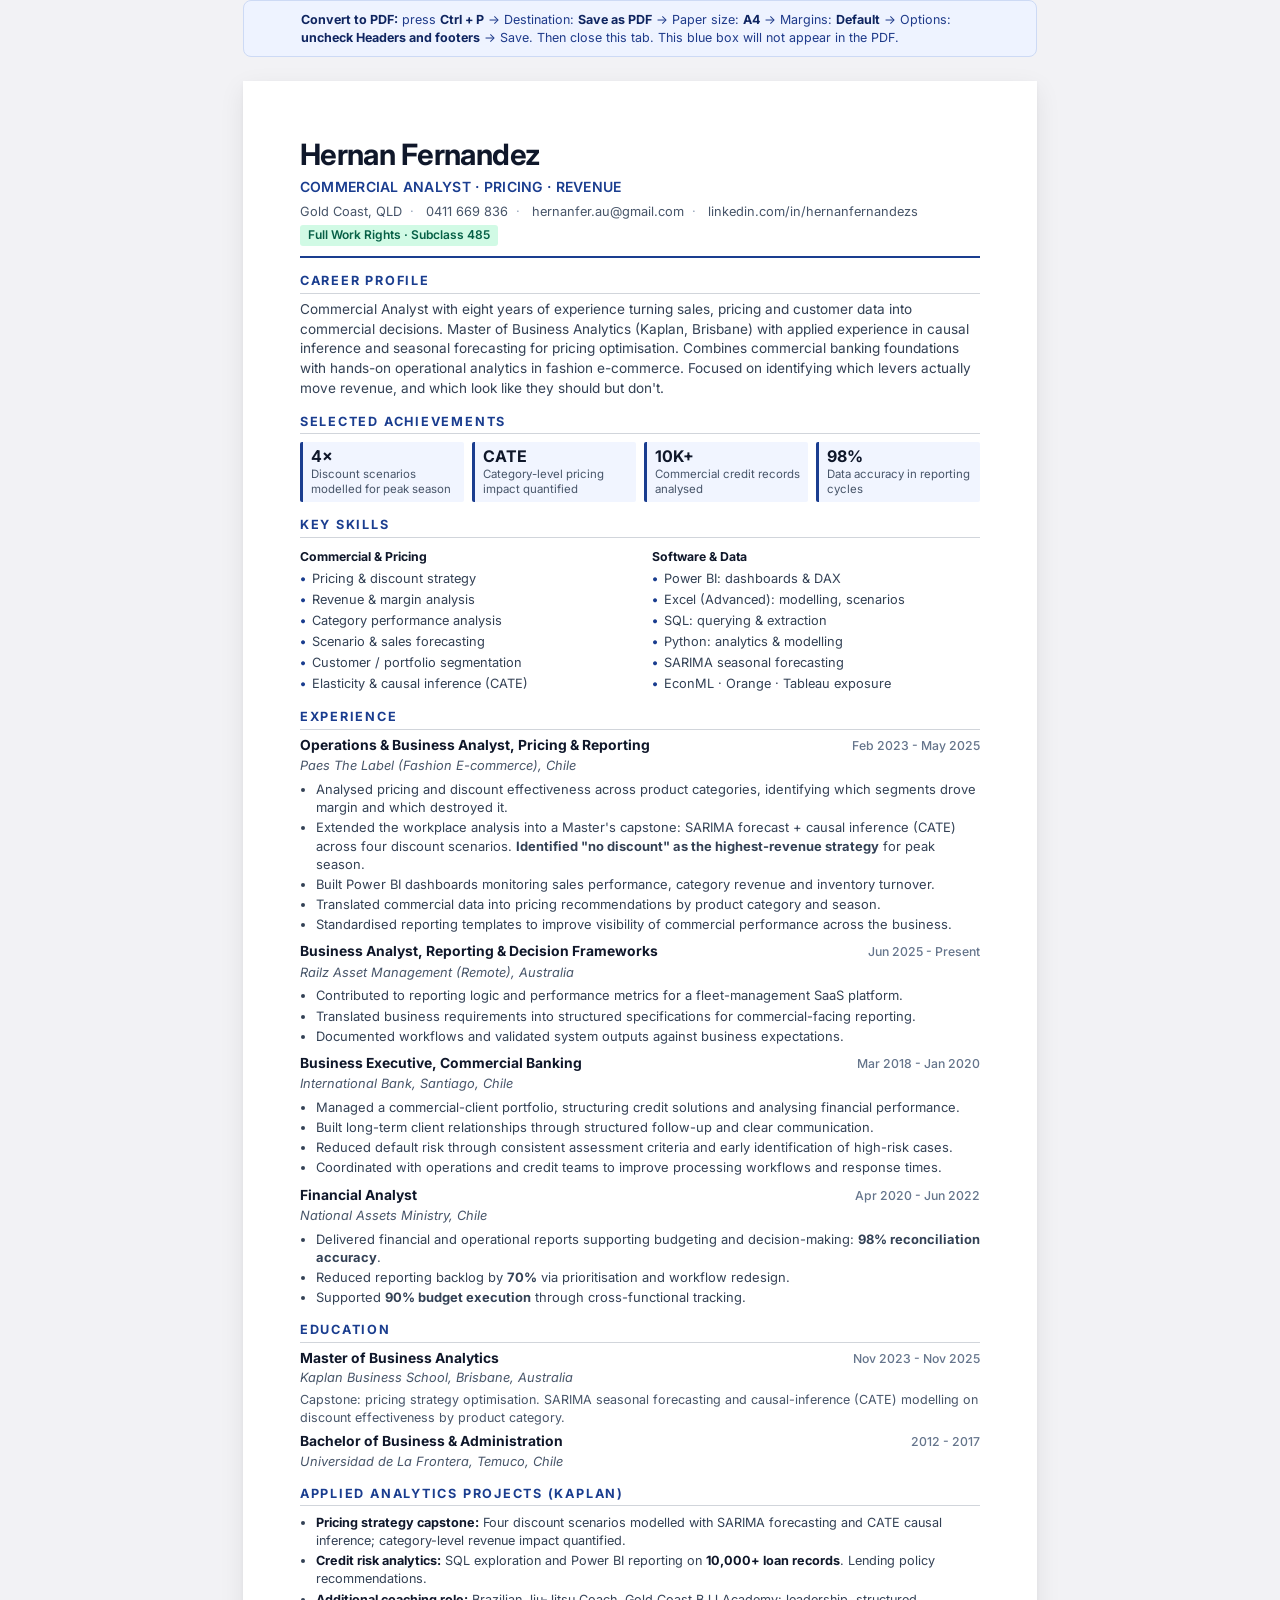
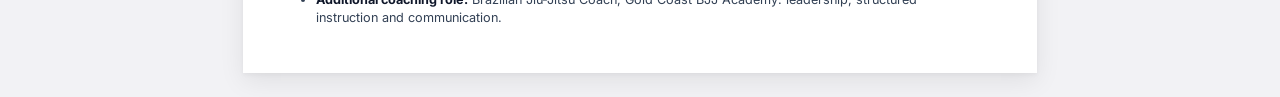
<file: cv-commercial-analyst.html>
<!DOCTYPE html>
<html lang="en">
<head>
<meta charset="UTF-8" />
<title>Hernan Fernandez, Commercial Analyst CV</title>
<link href="https://fonts.googleapis.com/css2?family=Inter:wght@400;500;600;700&display=swap" rel="stylesheet" />
<link rel="stylesheet" href="cv.css" />
</head>
<body>

<div class="no-print">
  <b>Convert to PDF:</b> press <b>Ctrl + P</b> → Destination: <b>Save as PDF</b> → Paper size: <b>A4</b> → Margins: <b>Default</b> → Options: <b>uncheck Headers and footers</b> → Save. Then close this tab. This blue box will not appear in the PDF.
</div>

<div class="page">

  <header class="cv-header">
    <h1 class="cv-name">Hernan Fernandez</h1>
    <p class="cv-role">Commercial Analyst · Pricing · Revenue</p>
    <div class="cv-contact">
      <span>Gold Coast, QLD</span>
      <span>0411 669 836</span>
      <span>hernanfer.au@gmail.com</span>
      <span>linkedin.com/in/hernanfernandezs</span>
    </div>
    <span class="cv-rights">Full Work Rights · Subclass 485</span>
  </header>

  <h2 class="cv-section">Career Profile</h2>
  <p class="cv-profile">
    Commercial Analyst with eight years of experience turning sales, pricing and customer data into
    commercial decisions. Master of Business Analytics (Kaplan, Brisbane) with applied experience in
    causal inference and seasonal forecasting for pricing optimisation. Combines commercial banking
    foundations with hands-on operational analytics in fashion e-commerce. Focused on identifying
    which levers actually move revenue, and which look like they should but don't.
  </p>

  <h2 class="cv-section">Selected Achievements</h2>
  <div class="cv-metrics">
    <div class="cv-metric">
      <div class="cv-metric-val">4×</div>
      <span class="cv-metric-lbl">Discount scenarios modelled for peak season</span>
    </div>
    <div class="cv-metric">
      <div class="cv-metric-val">CATE</div>
      <span class="cv-metric-lbl">Category-level pricing impact quantified</span>
    </div>
    <div class="cv-metric">
      <div class="cv-metric-val">10K+</div>
      <span class="cv-metric-lbl">Commercial credit records analysed</span>
    </div>
    <div class="cv-metric">
      <div class="cv-metric-val">98%</div>
      <span class="cv-metric-lbl">Data accuracy in reporting cycles</span>
    </div>
  </div>

  <h2 class="cv-section">Key Skills</h2>
  <div class="cv-skills">
    <div class="cv-skills-col">
      <h3>Commercial &amp; Pricing</h3>
      <ul>
        <li>Pricing &amp; discount strategy</li>
        <li>Revenue &amp; margin analysis</li>
        <li>Category performance analysis</li>
        <li>Scenario &amp; sales forecasting</li>
        <li>Customer / portfolio segmentation</li>
        <li>Elasticity &amp; causal inference (CATE)</li>
      </ul>
    </div>
    <div class="cv-skills-col">
      <h3>Software &amp; Data</h3>
      <ul>
        <li>Power BI: dashboards &amp; DAX</li>
        <li>Excel (Advanced): modelling, scenarios</li>
        <li>SQL: querying &amp; extraction</li>
        <li>Python: analytics &amp; modelling</li>
        <li>SARIMA seasonal forecasting</li>
        <li>EconML · Orange · Tableau exposure</li>
      </ul>
    </div>
  </div>

  <h2 class="cv-section">Experience</h2>

  <div class="cv-role-block">
    <div class="cv-role-header">
      <h3 class="cv-role-title">Operations &amp; Business Analyst, Pricing &amp; Reporting</h3>
      <span class="cv-role-dates">Feb 2023 - May 2025</span>
    </div>
    <p class="cv-role-org">Paes The Label (Fashion E-commerce), Chile</p>
    <ul>
      <li>Analysed pricing and discount effectiveness across product categories, identifying which segments drove margin and which destroyed it.</li>
      <li>Extended the workplace analysis into a Master's capstone: SARIMA forecast + causal inference (CATE) across four discount scenarios. <strong>Identified "no discount" as the highest-revenue strategy</strong> for peak season.</li>
      <li>Built Power BI dashboards monitoring sales performance, category revenue and inventory turnover.</li>
      <li>Translated commercial data into pricing recommendations by product category and season.</li>
      <li>Standardised reporting templates to improve visibility of commercial performance across the business.</li>
    </ul>
  </div>

  <div class="cv-role-block">
    <div class="cv-role-header">
      <h3 class="cv-role-title">Business Analyst, Reporting &amp; Decision Frameworks</h3>
      <span class="cv-role-dates">Jun 2025 - Present</span>
    </div>
    <p class="cv-role-org">Railz Asset Management (Remote), Australia</p>
    <ul>
      <li>Contributed to reporting logic and performance metrics for a fleet-management SaaS platform.</li>
      <li>Translated business requirements into structured specifications for commercial-facing reporting.</li>
      <li>Documented workflows and validated system outputs against business expectations.</li>
    </ul>
  </div>

  <div class="cv-role-block">
    <div class="cv-role-header">
      <h3 class="cv-role-title">Business Executive, Commercial Banking</h3>
      <span class="cv-role-dates">Mar 2018 - Jan 2020</span>
    </div>
    <p class="cv-role-org">International Bank, Santiago, Chile</p>
    <ul>
      <li>Managed a commercial-client portfolio, structuring credit solutions and analysing financial performance.</li>
      <li>Built long-term client relationships through structured follow-up and clear communication.</li>
      <li>Reduced default risk through consistent assessment criteria and early identification of high-risk cases.</li>
      <li>Coordinated with operations and credit teams to improve processing workflows and response times.</li>
    </ul>
  </div>

  <div class="cv-role-block">
    <div class="cv-role-header">
      <h3 class="cv-role-title">Financial Analyst</h3>
      <span class="cv-role-dates">Apr 2020 - Jun 2022</span>
    </div>
    <p class="cv-role-org">National Assets Ministry, Chile</p>
    <ul>
      <li>Delivered financial and operational reports supporting budgeting and decision-making: <strong>98% reconciliation accuracy</strong>.</li>
      <li>Reduced reporting backlog by <strong>70%</strong> via prioritisation and workflow redesign.</li>
      <li>Supported <strong>90% budget execution</strong> through cross-functional tracking.</li>
    </ul>
  </div>

  <h2 class="cv-section">Education</h2>
  <div class="cv-edu-block">
    <div class="cv-role-header">
      <h3 class="cv-role-title">Master of Business Analytics</h3>
      <span class="cv-role-dates">Nov 2023 - Nov 2025</span>
    </div>
    <p class="cv-role-org">Kaplan Business School, Brisbane, Australia</p>
    <p class="cv-edu-note">Capstone: pricing strategy optimisation. SARIMA seasonal forecasting and causal-inference (CATE) modelling on discount effectiveness by product category.</p>
  </div>
  <div class="cv-edu-block">
    <div class="cv-role-header">
      <h3 class="cv-role-title">Bachelor of Business &amp; Administration</h3>
      <span class="cv-role-dates">2012 - 2017</span>
    </div>
    <p class="cv-role-org">Universidad de La Frontera, Temuco, Chile</p>
  </div>

  <h2 class="cv-section">Applied Analytics Projects (Kaplan)</h2>
  <div class="cv-additional">
    <ul>
      <li><strong>Pricing strategy capstone:</strong> Four discount scenarios modelled with SARIMA forecasting and CATE causal inference; category-level revenue impact quantified.</li>
      <li><strong>Credit risk analytics:</strong> SQL exploration and Power BI reporting on <strong>10,000+ loan records</strong>. Lending policy recommendations.</li>
      <li><strong>Additional coaching role:</strong> Brazilian Jiu-Jitsu Coach, Gold Coast BJJ Academy: leadership, structured instruction and communication.</li>
    </ul>
  </div>

</div>

</body>
</html>
</file>
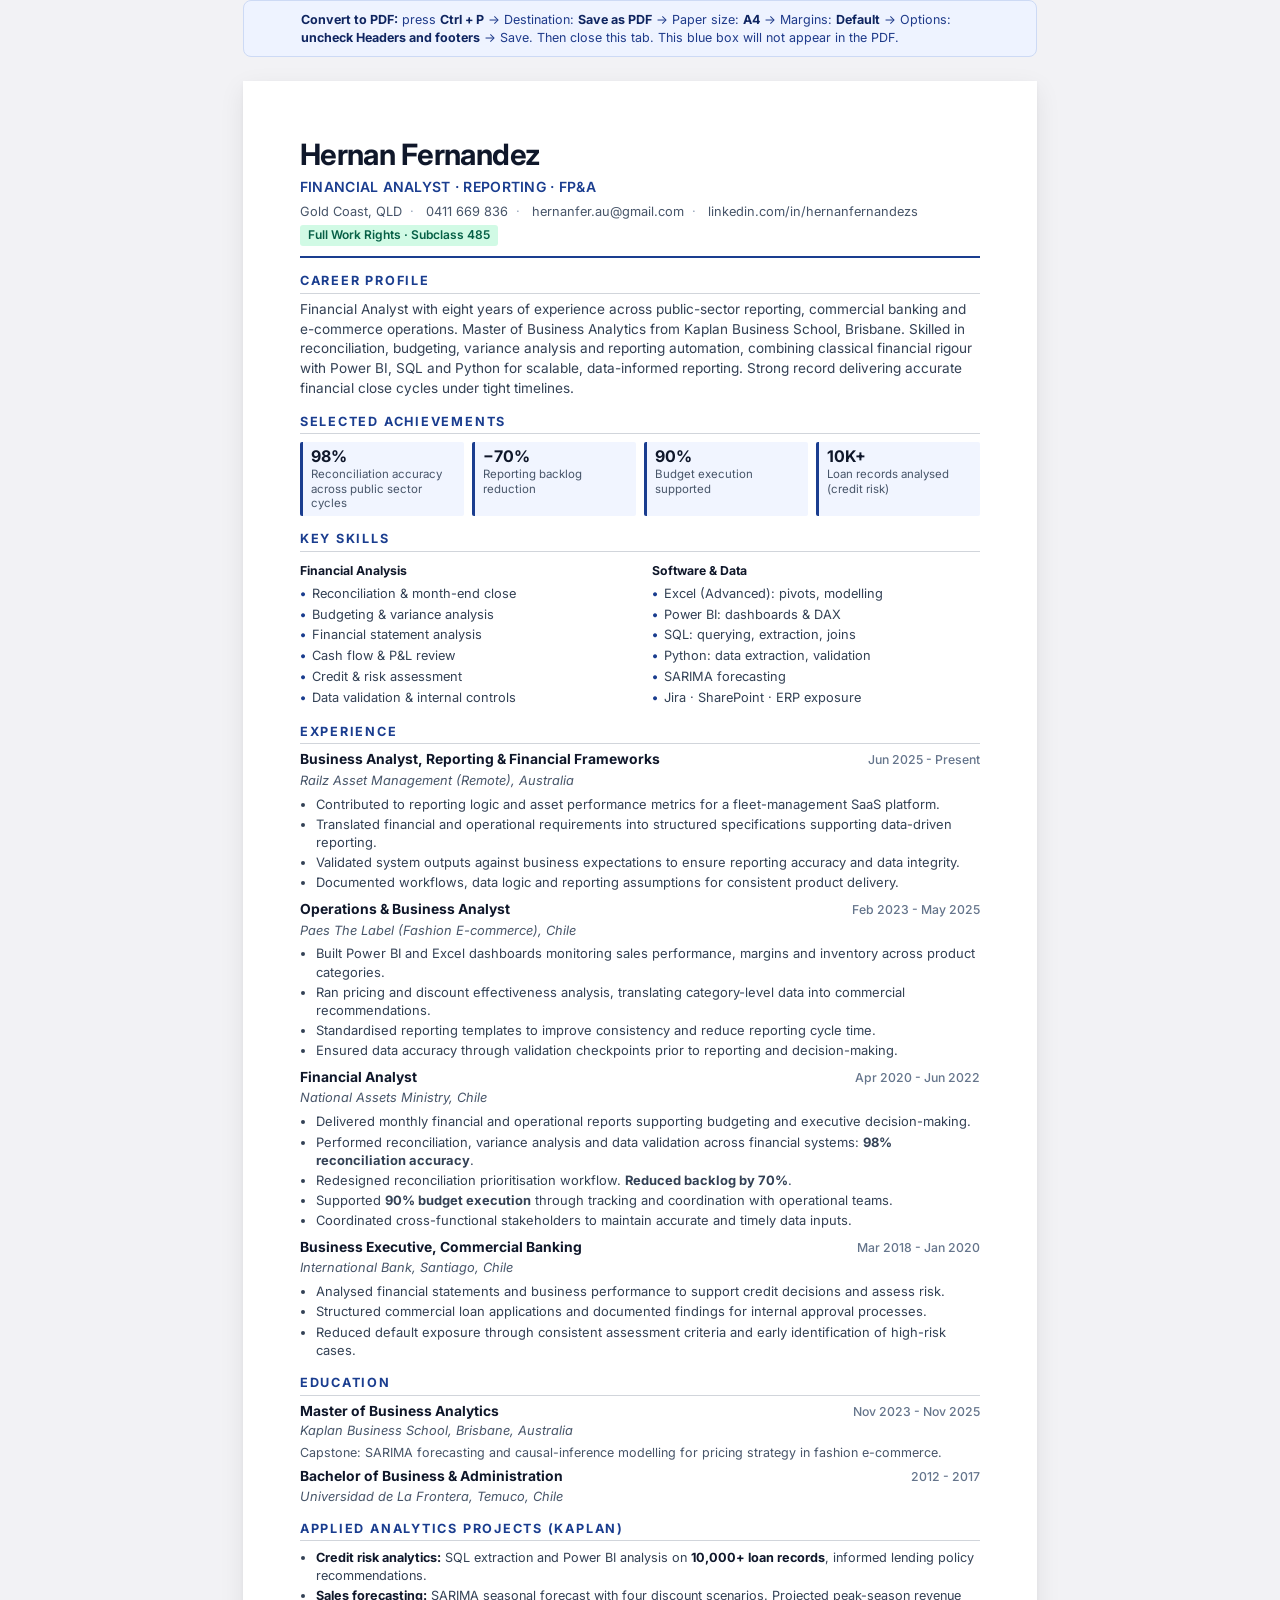
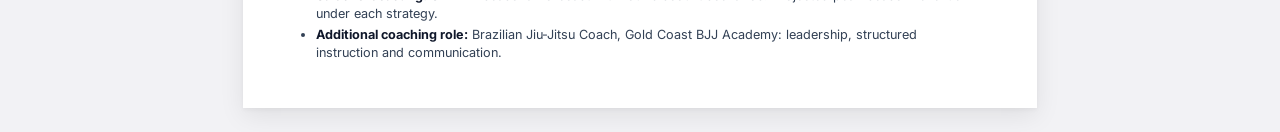
<file: cv-financial-analyst.html>
<!DOCTYPE html>
<html lang="en">
<head>
<meta charset="UTF-8" />
<title>Hernan Fernandez, Financial Analyst CV</title>
<link href="https://fonts.googleapis.com/css2?family=Inter:wght@400;500;600;700&display=swap" rel="stylesheet" />
<link rel="stylesheet" href="cv.css" />
</head>
<body>

<div class="no-print">
  <b>Convert to PDF:</b> press <b>Ctrl + P</b> → Destination: <b>Save as PDF</b> → Paper size: <b>A4</b> → Margins: <b>Default</b> → Options: <b>uncheck Headers and footers</b> → Save. Then close this tab. This blue box will not appear in the PDF.
</div>

<div class="page">

  <header class="cv-header">
    <h1 class="cv-name">Hernan Fernandez</h1>
    <p class="cv-role">Financial Analyst · Reporting · FP&amp;A</p>
    <div class="cv-contact">
      <span>Gold Coast, QLD</span>
      <span>0411 669 836</span>
      <span>hernanfer.au@gmail.com</span>
      <span>linkedin.com/in/hernanfernandezs</span>
    </div>
    <span class="cv-rights">Full Work Rights · Subclass 485</span>
  </header>

  <h2 class="cv-section">Career Profile</h2>
  <p class="cv-profile">
    Financial Analyst with eight years of experience across public-sector reporting, commercial banking and
    e-commerce operations. Master of Business Analytics from Kaplan Business School, Brisbane. Skilled in
    reconciliation, budgeting, variance analysis and reporting automation, combining classical financial
    rigour with Power BI, SQL and Python for scalable, data-informed reporting. Strong record delivering
    accurate financial close cycles under tight timelines.
  </p>

  <h2 class="cv-section">Selected Achievements</h2>
  <div class="cv-metrics">
    <div class="cv-metric">
      <div class="cv-metric-val">98%</div>
      <span class="cv-metric-lbl">Reconciliation accuracy across public sector cycles</span>
    </div>
    <div class="cv-metric">
      <div class="cv-metric-val">−70%</div>
      <span class="cv-metric-lbl">Reporting backlog reduction</span>
    </div>
    <div class="cv-metric">
      <div class="cv-metric-val">90%</div>
      <span class="cv-metric-lbl">Budget execution supported</span>
    </div>
    <div class="cv-metric">
      <div class="cv-metric-val">10K+</div>
      <span class="cv-metric-lbl">Loan records analysed (credit risk)</span>
    </div>
  </div>

  <h2 class="cv-section">Key Skills</h2>
  <div class="cv-skills">
    <div class="cv-skills-col">
      <h3>Financial Analysis</h3>
      <ul>
        <li>Reconciliation &amp; month-end close</li>
        <li>Budgeting &amp; variance analysis</li>
        <li>Financial statement analysis</li>
        <li>Cash flow &amp; P&amp;L review</li>
        <li>Credit &amp; risk assessment</li>
        <li>Data validation &amp; internal controls</li>
      </ul>
    </div>
    <div class="cv-skills-col">
      <h3>Software &amp; Data</h3>
      <ul>
        <li>Excel (Advanced): pivots, modelling</li>
        <li>Power BI: dashboards &amp; DAX</li>
        <li>SQL: querying, extraction, joins</li>
        <li>Python: data extraction, validation</li>
        <li>SARIMA forecasting</li>
        <li>Jira · SharePoint · ERP exposure</li>
      </ul>
    </div>
  </div>

  <h2 class="cv-section">Experience</h2>

  <div class="cv-role-block">
    <div class="cv-role-header">
      <h3 class="cv-role-title">Business Analyst, Reporting &amp; Financial Frameworks</h3>
      <span class="cv-role-dates">Jun 2025 - Present</span>
    </div>
    <p class="cv-role-org">Railz Asset Management (Remote), Australia</p>
    <ul>
      <li>Contributed to reporting logic and asset performance metrics for a fleet-management SaaS platform.</li>
      <li>Translated financial and operational requirements into structured specifications supporting data-driven reporting.</li>
      <li>Validated system outputs against business expectations to ensure reporting accuracy and data integrity.</li>
      <li>Documented workflows, data logic and reporting assumptions for consistent product delivery.</li>
    </ul>
  </div>

  <div class="cv-role-block">
    <div class="cv-role-header">
      <h3 class="cv-role-title">Operations &amp; Business Analyst</h3>
      <span class="cv-role-dates">Feb 2023 - May 2025</span>
    </div>
    <p class="cv-role-org">Paes The Label (Fashion E-commerce), Chile</p>
    <ul>
      <li>Built Power BI and Excel dashboards monitoring sales performance, margins and inventory across product categories.</li>
      <li>Ran pricing and discount effectiveness analysis, translating category-level data into commercial recommendations.</li>
      <li>Standardised reporting templates to improve consistency and reduce reporting cycle time.</li>
      <li>Ensured data accuracy through validation checkpoints prior to reporting and decision-making.</li>
    </ul>
  </div>

  <div class="cv-role-block">
    <div class="cv-role-header">
      <h3 class="cv-role-title">Financial Analyst</h3>
      <span class="cv-role-dates">Apr 2020 - Jun 2022</span>
    </div>
    <p class="cv-role-org">National Assets Ministry, Chile</p>
    <ul>
      <li>Delivered monthly financial and operational reports supporting budgeting and executive decision-making.</li>
      <li>Performed reconciliation, variance analysis and data validation across financial systems: <strong>98% reconciliation accuracy</strong>.</li>
      <li>Redesigned reconciliation prioritisation workflow. <strong>Reduced backlog by 70%</strong>.</li>
      <li>Supported <strong>90% budget execution</strong> through tracking and coordination with operational teams.</li>
      <li>Coordinated cross-functional stakeholders to maintain accurate and timely data inputs.</li>
    </ul>
  </div>

  <div class="cv-role-block">
    <div class="cv-role-header">
      <h3 class="cv-role-title">Business Executive, Commercial Banking</h3>
      <span class="cv-role-dates">Mar 2018 - Jan 2020</span>
    </div>
    <p class="cv-role-org">International Bank, Santiago, Chile</p>
    <ul>
      <li>Analysed financial statements and business performance to support credit decisions and assess risk.</li>
      <li>Structured commercial loan applications and documented findings for internal approval processes.</li>
      <li>Reduced default exposure through consistent assessment criteria and early identification of high-risk cases.</li>
    </ul>
  </div>

  <h2 class="cv-section">Education</h2>
  <div class="cv-edu-block">
    <div class="cv-role-header">
      <h3 class="cv-role-title">Master of Business Analytics</h3>
      <span class="cv-role-dates">Nov 2023 - Nov 2025</span>
    </div>
    <p class="cv-role-org">Kaplan Business School, Brisbane, Australia</p>
    <p class="cv-edu-note">Capstone: SARIMA forecasting and causal-inference modelling for pricing strategy in fashion e-commerce.</p>
  </div>
  <div class="cv-edu-block">
    <div class="cv-role-header">
      <h3 class="cv-role-title">Bachelor of Business &amp; Administration</h3>
      <span class="cv-role-dates">2012 - 2017</span>
    </div>
    <p class="cv-role-org">Universidad de La Frontera, Temuco, Chile</p>
  </div>

  <h2 class="cv-section">Applied Analytics Projects (Kaplan)</h2>
  <div class="cv-additional">
    <ul>
      <li><strong>Credit risk analytics:</strong> SQL extraction and Power BI analysis on <strong>10,000+ loan records</strong>, informed lending policy recommendations.</li>
      <li><strong>Sales forecasting:</strong> SARIMA seasonal forecast with four discount scenarios. Projected peak-season revenue under each strategy.</li>
      <li><strong>Additional coaching role:</strong> Brazilian Jiu-Jitsu Coach, Gold Coast BJJ Academy: leadership, structured instruction and communication.</li>
    </ul>
  </div>

</div>

</body>
</html>
</file>
<file: cv.css>
/* Shared print stylesheet for CV variants. Optimised for A4, 1-page fit. */

@page {
  size: A4;
  margin: 14mm 15mm 12mm 15mm;
}

* { box-sizing: border-box; }
html, body { margin: 0; padding: 0; }

body {
  font-family: "Inter", -apple-system, "Segoe UI", Roboto, "Helvetica Neue", Arial, sans-serif;
  font-size: 10.4pt;
  line-height: 1.4;
  color: #1a1a1f;
  background: #f2f2f5;
  -webkit-font-smoothing: antialiased;
}

/* Screen preview — mimic A4 page on light bg */
.page {
  background: #fff;
  max-width: 210mm;
  min-height: 297mm;
  margin: 24px auto;
  padding: 14mm 15mm 12mm 15mm;
  box-shadow: 0 8px 24px rgba(0,0,0,.08), 0 2px 4px rgba(0,0,0,.04);
}

@media print {
  body { background: #fff; }
  .page {
    margin: 0;
    padding: 0;
    box-shadow: none;
    min-height: auto;
    max-width: none;
  }
  .no-print { display: none !important; }
}

.no-print {
  max-width: 210mm;
  margin: 0 auto 8px;
  padding: 10px 15mm;
  background: #eef3ff;
  border: 1px solid #cddaf5;
  border-radius: 8px;
  color: #1e3a8a;
  font-size: 12.5px;
}
.no-print b { color: #0f2560; }

/* Header */
.cv-header { border-bottom: 2px solid #1a3d8f; padding-bottom: 10px; margin-bottom: 14px; }
.cv-name  {
  font-size: 22pt;
  font-weight: 700;
  letter-spacing: -0.02em;
  margin: 0 0 2px;
  color: #0f172a;
}
.cv-role  {
  font-size: 10.5pt;
  color: #1a3d8f;
  font-weight: 600;
  letter-spacing: 0.02em;
  margin: 0 0 6px;
  text-transform: uppercase;
}
.cv-contact {
  font-size: 9.6pt;
  color: #475569;
  display: flex;
  flex-wrap: wrap;
  gap: 0 12px;
}
.cv-contact span::after {
  content: " ·";
  color: #94a3b8;
  margin-left: 4px;
}
.cv-contact span:last-child::after { content: ""; margin-left: 0; }
.cv-rights {
  display: inline-block;
  margin-top: 5px;
  font-size: 9pt;
  font-weight: 600;
  color: #065f46;
  background: #d1fae5;
  padding: 2px 8px;
  border-radius: 3px;
}

/* Section headings */
h2.cv-section {
  font-size: 9.5pt;
  font-weight: 700;
  color: #1a3d8f;
  letter-spacing: 0.14em;
  text-transform: uppercase;
  margin: 14px 0 6px;
  padding-bottom: 3px;
  border-bottom: 1px solid #d1d5db;
}

/* Profile paragraph */
.cv-profile {
  margin: 0 0 6px;
  color: #334155;
  font-size: 10.2pt;
  line-height: 1.45;
}

/* Metrics block */
.cv-metrics {
  display: grid;
  grid-template-columns: repeat(4, 1fr);
  gap: 8px;
  margin: 8px 0 4px;
}
.cv-metric {
  padding: 6px 8px;
  background: #f1f5ff;
  border-left: 3px solid #1a3d8f;
  border-radius: 2px;
}
.cv-metric-val {
  font-size: 12pt;
  font-weight: 700;
  color: #0f172a;
  line-height: 1;
}
.cv-metric-lbl {
  display: block;
  margin-top: 3px;
  font-size: 8.6pt;
  color: #475569;
  line-height: 1.25;
}

/* Skills two-column */
.cv-skills {
  display: grid;
  grid-template-columns: 1fr 1fr;
  gap: 4px 24px;
}
.cv-skills-col h3 {
  font-size: 9.2pt;
  font-weight: 700;
  margin: 4px 0 4px;
  color: #0f172a;
}
.cv-skills-col ul { margin: 0; padding: 0; list-style: none; }
.cv-skills-col li {
  font-size: 9.6pt;
  color: #334155;
  padding: 1.5px 0;
}
.cv-skills-col li::before {
  content: "•";
  color: #1a3d8f;
  margin-right: 6px;
  font-weight: 700;
}

/* Experience */
.cv-role-block {
  margin-bottom: 8px;
  page-break-inside: avoid;
}
.cv-role-header {
  display: flex;
  justify-content: space-between;
  align-items: baseline;
  gap: 12px;
  margin-bottom: 2px;
}
.cv-role-title {
  font-size: 10.4pt;
  font-weight: 700;
  color: #0f172a;
  margin: 0;
}
.cv-role-dates {
  font-size: 9.2pt;
  color: #64748b;
  font-weight: 500;
  white-space: nowrap;
}
.cv-role-org {
  font-size: 9.6pt;
  font-style: italic;
  color: #475569;
  margin: 0 0 4px;
}
.cv-role-block ul { margin: 0 0 4px; padding-left: 16px; }
.cv-role-block li {
  font-size: 9.7pt;
  color: #334155;
  padding: 1px 0;
  line-height: 1.4;
}

/* Education / additional */
.cv-edu-block { margin-bottom: 6px; }
.cv-edu-block .cv-role-header { margin-bottom: 1px; }
.cv-edu-note {
  font-size: 9.4pt;
  color: #475569;
  margin: 1px 0 0;
}

.cv-additional ul { margin: 0; padding-left: 16px; }
.cv-additional li {
  font-size: 9.5pt;
  color: #334155;
  padding: 1.5px 0;
  line-height: 1.4;
}
.cv-additional strong { color: #0f172a; }

/* Print link colors */
a { color: inherit; text-decoration: none; }
</file>
